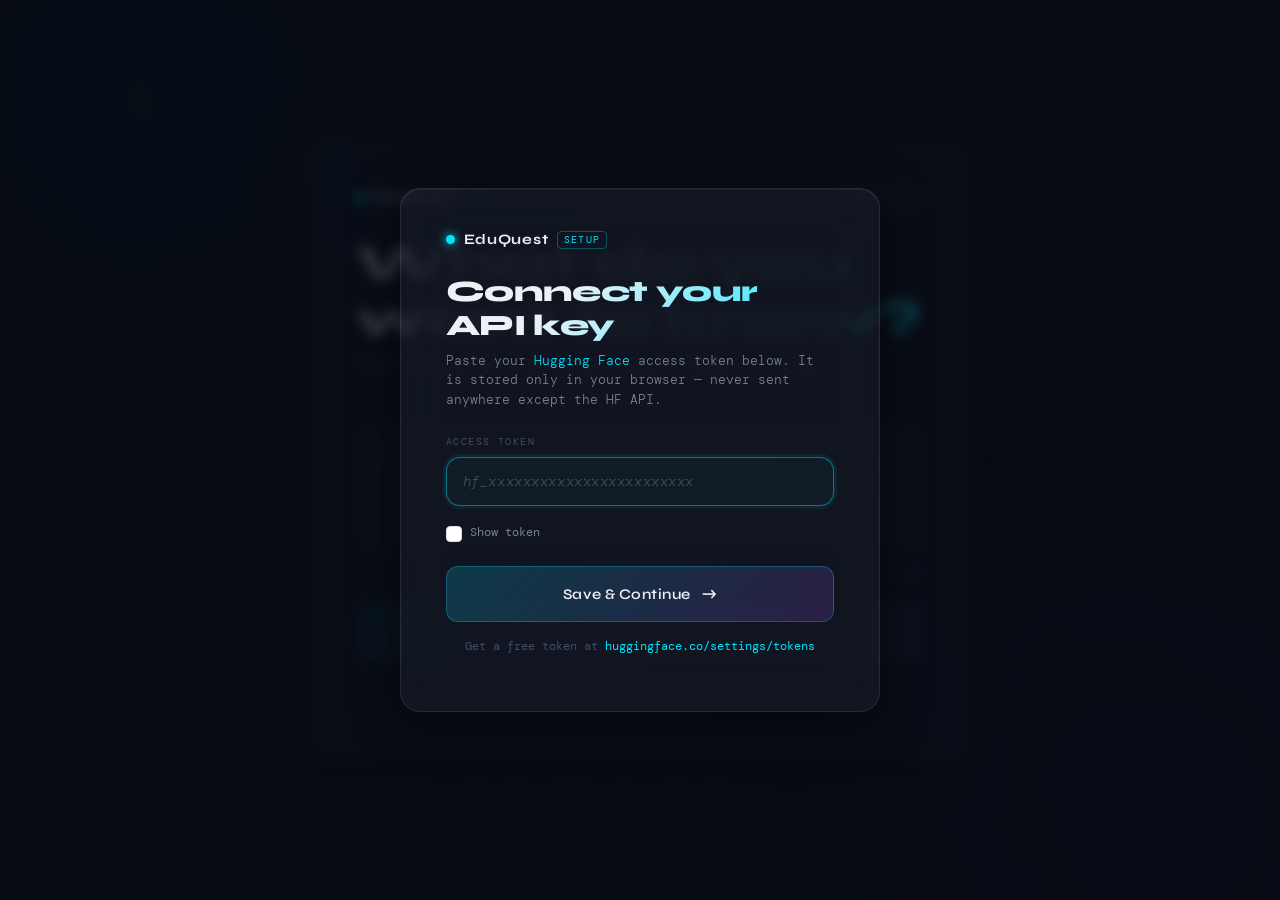
<file: index.html>
<!DOCTYPE html>
<html lang="en">

<head>
  <meta charset="UTF-8" />
  <meta name="viewport" content="width=device-width, initial-scale=1.0" />
  <title>EduQuest — Ask Anything</title>

  <!-- Bootstrap 5 -->
  <link rel="stylesheet" href="https://cdn.jsdelivr.net/npm/bootstrap@5.3.3/dist/css/bootstrap.min.css" />
  <!-- Google Fonts -->
  <link href="https://fonts.googleapis.com/css2?family=Syne:wght@400;600;700;800&family=DM+Mono:ital,wght@0,300;0,400;1,300&display=swap" rel="stylesheet" />
  <!-- Custom Styles -->
  <link rel="stylesheet" href="css/style.css" />

  <!-- PWA manifest — RELATIVE path works on any GitHub Pages subdirectory -->
  <link rel="manifest" href="manifest.json" />
  <meta name="theme-color" content="#0b1020" />
  <meta name="apple-mobile-web-app-capable" content="yes" />
  <meta name="apple-mobile-web-app-status-bar-style" content="black-translucent" />
</head>

<body class="index-page">

  <!-- Ambient background orbs -->
  <div class="orb orb-1" aria-hidden="true"></div>
  <div class="orb orb-2" aria-hidden="true"></div>
  <div class="orb orb-3" aria-hidden="true"></div>

  <!-- Noise overlay -->
  <div class="noise" aria-hidden="true"></div>

  <!-- ── Token Modal ───────────────────────────────────────────────── -->
  <div id="tokenModal" class="token-modal-overlay" role="dialog" aria-modal="true" aria-labelledby="tokenModalTitle">
    <div class="token-modal-box glass-card">
      <div class="brand-row mb-4">
        <span class="brand-dot"></span>
        <span class="brand-name">EduQuest</span>
        <span class="brand-badge">Setup</span>
      </div>

      <h2 id="tokenModalTitle" class="modal-headline mb-2">Connect your API key</h2>
      <p class="subline mb-4">
        Paste your <span class="mono" style="color:var(--accent-cyan)">Hugging Face</span> access token below.
        It is stored only in your browser — never sent anywhere except the HF API.
      </p>

      <div id="tokenErrorMsg" class="error-banner mb-3 d-none" role="alert"></div>

      <div class="input-wrapper mb-3">
        <label for="tokenInput" class="section-label mb-2 d-block">Access Token</label>
        <input
          id="tokenInput"
          type="password"
          class="glass-input"
          placeholder="hf_xxxxxxxxxxxxxxxxxxxxxxxx"
          autocomplete="off"
          spellcheck="false"
        />
      </div>

      <div class="d-flex align-items-center gap-2 mb-4">
        <input type="checkbox" id="showToken" class="form-check-input" style="cursor:pointer;" />
        <label for="showToken" class="mono" style="font-size:0.75rem;color:var(--text-secondary);cursor:pointer;">Show token</label>
      </div>

      <button id="saveTokenBtn" class="submit-btn w-100" type="button">
        <span class="btn-label">Save &amp; Continue</span>
        <span class="btn-arrow">→</span>
      </button>

      <p class="hint-text text-center mt-3">
        Get a free token at
        <a href="https://huggingface.co/settings/tokens" target="_blank" rel="noopener"
          style="color:var(--accent-cyan);text-decoration:none;">huggingface.co/settings/tokens</a>
      </p>
    </div>
  </div>

  <!-- ── Main UI ───────────────────────────────────────────────────── -->
  <main class="d-flex align-items-center justify-content-center min-vh-100 px-3">
    <div class="prompt-card glass-card w-100">

      <!-- Brand row with settings button -->
      <div class="brand-row mb-4 d-flex align-items-center justify-content-between">
        <div class="d-flex align-items-center gap-2">
          <span class="brand-dot"></span>
          <span class="brand-name">EduQuest</span>
          <span class="brand-badge">AI</span>
        </div>
        <button id="settingsBtn" class="settings-btn" type="button" aria-label="API Token Settings" title="Update API Token">
          <svg width="15" height="15" viewBox="0 0 24 24" fill="none" stroke="currentColor" stroke-width="2" stroke-linecap="round" stroke-linejoin="round" aria-hidden="true">
            <circle cx="12" cy="12" r="3"/>
            <path d="M19.4 15a1.65 1.65 0 0 0 .33 1.82l.06.06a2 2 0 0 1-2.83 2.83l-.06-.06a1.65 1.65 0 0 0-1.82-.33 1.65 1.65 0 0 0-1 1.51V21a2 2 0 0 1-4 0v-.09A1.65 1.65 0 0 0 9 19.4a1.65 1.65 0 0 0-1.82.33l-.06.06a2 2 0 0 1-2.83-2.83l.06-.06A1.65 1.65 0 0 0 4.68 15a1.65 1.65 0 0 0-1.51-1H3a2 2 0 0 1 0-4h.09A1.65 1.65 0 0 0 4.6 9a1.65 1.65 0 0 0-.33-1.82l-.06-.06a2 2 0 0 1 2.83-2.83l.06.06A1.65 1.65 0 0 0 9 4.68a1.65 1.65 0 0 0 1-1.51V3a2 2 0 0 1 4 0v.09a1.65 1.65 0 0 0 1 1.51 1.65 1.65 0 0 0 1.82-.33l.06-.06a2 2 0 0 1 2.83 2.83l-.06.06A1.65 1.65 0 0 0 19.4 9a1.65 1.65 0 0 0 1.51 1H21a2 2 0 0 1 0 4h-.09a1.65 1.65 0 0 0-1.51 1z"/>
          </svg>
          Token
        </button>
      </div>

      <div id="installPrompt" class="install-prompt mb-4 d-none">
        <p class="hint-text mb-3">Install EduQuest to your device for faster access and offline-ready loading.</p>
        <button id="installBtn" class="submit-btn w-100" type="button">Install App</button>
      </div>

      <!-- Headline -->
      <h1 class="headline mb-2">
        What do you<br />
        want to know?
      </h1>
      <p class="subline mb-5">
        Type your question — our AI will reason through it for you.
      </p>

      <!-- Error banner -->
      <div id="errorMsg" class="error-banner mb-3 d-none" role="alert"></div>

      <!-- Textarea -->
      <div class="input-wrapper mb-4">
        <label for="promptInput" class="visually-hidden">Your prompt</label>
        <textarea
          id="promptInput"
          class="glass-textarea"
          rows="4"
          placeholder="e.g. Explain quantum entanglement in simple terms…"
          maxlength="1200"
          spellcheck="true"
          aria-describedby="charCount"
        ></textarea>
        <div class="textarea-footer">
          <span id="charCount" class="char-count">0 / 1200</span>
        </div>
      </div>

      <button id="submitBtn" class="submit-btn w-100" type="button">
        <span class="btn-label">Ask the AI</span>
        <span class="btn-arrow">→</span>
        <span class="btn-spinner d-none" aria-hidden="true"></span>
      </button>

      <p class="hint-text mt-4 text-center">
        Powered by <span class="mono">meta-llama/Llama-3.1-8B-Instruct</span> via Hugging Face
      </p>
    </div>
  </main>

  <!-- Bootstrap JS -->
  <script src="https://cdn.jsdelivr.net/npm/bootstrap@5.3.3/dist/js/bootstrap.bundle.min.js"></script>
  <!-- App JS -->
  <script src="js/app.js"></script>
</body>

</html>
</file>
<file: css/style.css>
/* =========================================================
   NeuralPrompt — style.css
   Dark glassmorphism UI — futuristic, premium, clean
   ========================================================= */

/* ---------- Design tokens ---------- */
:root {
  --bg-deep:        #080b14;
  --bg-mid:         #0d1120;

  --glass-bg:       rgba(255, 255, 255, 0.042);
  --glass-border:   rgba(255, 255, 255, 0.09);
  --glass-shadow:   0 8px 48px rgba(0, 0, 0, 0.55),
                    0 1px 0 rgba(255,255,255,0.06) inset;

  --accent-cyan:    #00e5ff;
  --accent-violet:  #9d4edd;
  --accent-rose:    #ff2d78;

  --text-primary:   #eef0f6;
  --text-secondary: #7a8299;
  --text-hint:      #444d66;

  --font-display:   'Syne', sans-serif;
  --font-mono:      'DM Mono', monospace;

  --radius-card:    20px;
  --radius-input:   14px;
  --radius-btn:     12px;

  --transition:     0.22s cubic-bezier(0.4, 0, 0.2, 1);
}

/* ---------- Reset / base ---------- */
*, *::before, *::after { box-sizing: border-box; margin: 0; padding: 0; }

html { scroll-behavior: smooth; }

body {
  font-family: var(--font-display);
  background-color: var(--bg-deep);
  color: var(--text-primary);
  min-height: 100vh;
  overflow-x: hidden;
  -webkit-font-smoothing: antialiased;
}

/* ---------- Ambient orbs ---------- */
.orb {
  position: fixed;
  border-radius: 50%;
  filter: blur(120px);
  pointer-events: none;
  z-index: 0;
}

.orb-1 {
  width: 560px; height: 560px;
  background: radial-gradient(circle, rgba(0, 229, 255, 0.14) 0%, transparent 70%);
  top: -180px; left: -140px;
  animation: driftA 18s ease-in-out infinite alternate;
}

.orb-2 {
  width: 480px; height: 480px;
  background: radial-gradient(circle, rgba(157, 78, 221, 0.18) 0%, transparent 70%);
  bottom: -150px; right: -120px;
  animation: driftB 22s ease-in-out infinite alternate;
}

.orb-3 {
  width: 300px; height: 300px;
  background: radial-gradient(circle, rgba(255, 45, 120, 0.10) 0%, transparent 70%);
  top: 50%; left: 60%;
  animation: driftC 28s ease-in-out infinite alternate;
}

@keyframes driftA {
  from { transform: translate(0,   0); }
  to   { transform: translate(60px, 80px); }
}
@keyframes driftB {
  from { transform: translate(0,   0); }
  to   { transform: translate(-50px, -60px); }
}
@keyframes driftC {
  from { transform: translate(0, 0); }
  to   { transform: translate(40px, -50px); }
}

/* ---------- Noise texture ---------- */
.noise {
  position: fixed;
  inset: 0;
  z-index: 1;
  pointer-events: none;
  opacity: 0.028;
  background-image: url("data:image/svg+xml,%3Csvg viewBox='0 0 256 256' xmlns='http://www.w3.org/2000/svg'%3E%3Cfilter id='n'%3E%3CfeTurbulence type='fractalNoise' baseFrequency='0.9' numOctaves='4' stitchTiles='stitch'/%3E%3C/filter%3E%3Crect width='100%25' height='100%25' filter='url(%23n)'/%3E%3C/svg%3E");
  background-size: 200px 200px;
}

/* ---------- Glass card ---------- */
.glass-card {
  position: relative;
  z-index: 2;
  background: var(--glass-bg);
  border: 1px solid var(--glass-border);
  border-radius: var(--radius-card);
  box-shadow: var(--glass-shadow);
  backdrop-filter: blur(24px) saturate(140%);
  -webkit-backdrop-filter: blur(24px) saturate(140%);
  padding: 2.5rem 2.8rem;
  max-width: 660px;
  margin: 0 auto;
}

/* ---------- Brand row ---------- */
.brand-row {
  display: flex;
  align-items: center;
  gap: 0.55rem;
}

.brand-dot {
  display: inline-block;
  width: 9px; height: 9px;
  border-radius: 50%;
  background: var(--accent-cyan);
  box-shadow: 0 0 10px var(--accent-cyan);
  animation: pulse 2.4s ease-in-out infinite;
  flex-shrink: 0;
}

@keyframes pulse {
  0%, 100% { opacity: 1; box-shadow: 0 0 10px var(--accent-cyan); }
  50%       { opacity: 0.6; box-shadow: 0 0 22px var(--accent-cyan); }
}

.brand-name {
  font-size: 0.9rem;
  font-weight: 700;
  letter-spacing: 0.05em;
  color: var(--text-primary);
}

.brand-badge {
  font-family: var(--font-mono);
  font-size: 0.6rem;
  font-weight: 400;
  letter-spacing: 0.12em;
  color: var(--accent-cyan);
  border: 1px solid rgba(0, 229, 255, 0.3);
  border-radius: 4px;
  padding: 1px 6px;
  text-transform: uppercase;
}

/* ---------- Settings button ---------- */
.settings-btn {
  display: inline-flex;
  align-items: center;
  gap: 0.4rem;
  background: rgba(255, 255, 255, 0.04);
  border: 1px solid var(--glass-border);
  border-radius: 8px;
  color: var(--text-hint);
  font-family: var(--font-mono);
  font-size: 0.68rem;
  letter-spacing: 0.06em;
  padding: 0.35rem 0.7rem;
  cursor: pointer;
  transition: color var(--transition), border-color var(--transition),
              background var(--transition);
}

.settings-btn:hover {
  color: var(--accent-cyan);
  border-color: rgba(0, 229, 255, 0.3);
  background: rgba(0, 229, 255, 0.05);
}

.install-prompt {
  margin-top: 0.5rem;
}

.install-prompt .hint-text {
  margin-bottom: 0.85rem;
}

/* ---------- Headline ---------- */
.headline {
  font-size: clamp(2rem, 5vw, 3.1rem);
  font-weight: 800;
  line-height: 1.12;
  letter-spacing: -0.02em;
  color: var(--text-primary);
  background: linear-gradient(135deg, #eef0f6 30%, var(--accent-cyan) 100%);
  -webkit-background-clip: text;
  -webkit-text-fill-color: transparent;
  background-clip: text;
}

.subline {
  font-family: var(--font-mono);
  font-size: 0.82rem;
  color: var(--text-secondary);
  font-weight: 300;
}

/* ---------- Textarea ---------- */
.input-wrapper {
  position: relative;
}

.glass-textarea {
  width: 100%;
  background: rgba(255, 255, 255, 0.03);
  border: 1px solid var(--glass-border);
  border-radius: var(--radius-input);
  color: var(--text-primary);
  font-family: var(--font-mono);
  font-size: 0.875rem;
  font-weight: 300;
  line-height: 1.65;
  padding: 1rem 1.1rem;
  resize: vertical;
  min-height: 120px;
  transition: border-color var(--transition), box-shadow var(--transition),
              background var(--transition);
  outline: none;
}

.glass-textarea::placeholder {
  color: var(--text-hint);
  font-style: italic;
}

.glass-textarea:focus {
  border-color: rgba(0, 229, 255, 0.45);
  background: rgba(0, 229, 255, 0.03);
  box-shadow: 0 0 0 3px rgba(0, 229, 255, 0.08),
              0 4px 20px rgba(0, 0, 0, 0.25);
}

/* ---------- Glass text input (single-line, for token modal) ---------- */
.glass-input {
  width: 100%;
  background: rgba(255, 255, 255, 0.03);
  border: 1px solid var(--glass-border);
  border-radius: var(--radius-input);
  color: var(--text-primary);
  font-family: var(--font-mono);
  font-size: 0.875rem;
  font-weight: 300;
  padding: 0.8rem 1rem;
  outline: none;
  transition: border-color var(--transition), box-shadow var(--transition),
              background var(--transition);
}

.glass-input::placeholder {
  color: var(--text-hint);
  font-style: italic;
  letter-spacing: 0.04em;
}

.glass-input:focus {
  border-color: rgba(0, 229, 255, 0.45);
  background: rgba(0, 229, 255, 0.03);
  box-shadow: 0 0 0 3px rgba(0, 229, 255, 0.08);
}

.textarea-footer {
  display: flex;
  justify-content: flex-end;
  margin-top: 0.45rem;
}

.char-count {
  font-family: var(--font-mono);
  font-size: 0.7rem;
  color: var(--text-hint);
}

/* ---------- Submit button ---------- */
.submit-btn {
  display: flex;
  align-items: center;
  justify-content: center;
  gap: 0.7rem;
  background: linear-gradient(135deg, rgba(0,229,255,0.18) 0%, rgba(157,78,221,0.18) 100%);
  border: 1px solid rgba(0, 229, 255, 0.28);
  border-radius: var(--radius-btn);
  color: var(--text-primary);
  font-family: var(--font-display);
  font-size: 0.92rem;
  font-weight: 600;
  letter-spacing: 0.03em;
  padding: 0.85rem 1.6rem;
  cursor: pointer;
  position: relative;
  overflow: hidden;
  transition: border-color var(--transition), box-shadow var(--transition),
              transform var(--transition), background var(--transition);
  text-align: center;
}

.submit-btn::before {
  content: '';
  position: absolute;
  inset: 0;
  background: linear-gradient(135deg, rgba(0,229,255,0.08) 0%, rgba(157,78,221,0.08) 100%);
  opacity: 0;
  transition: opacity var(--transition);
}

.submit-btn:hover {
  border-color: rgba(0, 229, 255, 0.55);
  box-shadow: 0 0 28px rgba(0, 229, 255, 0.14),
              0 4px 20px rgba(0,0,0,0.3);
  transform: translateY(-2px);
}

.submit-btn:hover::before { opacity: 1; }

.submit-btn:active {
  transform: translateY(0px);
}

.submit-btn:disabled {
  opacity: 0.55;
  cursor: not-allowed;
  transform: none;
}

.btn-arrow {
  font-size: 1.1rem;
  transition: transform var(--transition);
}

.submit-btn:hover .btn-arrow {
  transform: translateX(4px);
}

/* ---------- Spinner ---------- */
.btn-spinner {
  width: 18px; height: 18px;
  border: 2px solid rgba(255,255,255,0.2);
  border-top-color: var(--accent-cyan);
  border-radius: 50%;
  animation: spin 0.75s linear infinite;
  display: inline-block;
  flex-shrink: 0;
}

@keyframes spin {
  to { transform: rotate(360deg); }
}

/* ---------- Hint text ---------- */
.hint-text {
  font-size: 0.72rem;
  color: var(--text-hint);
  font-family: var(--font-mono);
}

.hint-text .mono {
  color: var(--text-secondary);
}

/* ---------- Error banner ---------- */
.error-banner {
  background: rgba(255, 45, 120, 0.1);
  border: 1px solid rgba(255, 45, 120, 0.3);
  border-radius: 10px;
  padding: 0.75rem 1rem;
  font-family: var(--font-mono);
  font-size: 0.8rem;
  color: #ff7aaa;
}

/* =========================================================
   TOKEN MODAL
   ========================================================= */

.token-modal-overlay {
  position: fixed;
  inset: 0;
  z-index: 900;
  display: flex;
  align-items: center;
  justify-content: center;
  padding: 1.5rem;

  /* Backdrop */
  background: rgba(8, 11, 20, 0.82);
  backdrop-filter: blur(6px);
  -webkit-backdrop-filter: blur(6px);

  /* Hidden by default */
  opacity: 0;
  pointer-events: none;
  transition: opacity 0.28s ease;
}

.token-modal-overlay.is-open {
  opacity: 1;
  pointer-events: all;
}

.token-modal-box {
  width: 100%;
  max-width: 480px;
  animation: none; /* override reveal-card if inherited */
}

.token-modal-overlay.is-open .token-modal-box {
  animation: revealUp 0.32s cubic-bezier(0.22, 1, 0.36, 1) both;
}

.modal-headline {
  font-size: clamp(1.4rem, 4vw, 1.85rem);
  font-weight: 800;
  line-height: 1.15;
  letter-spacing: -0.02em;
  background: linear-gradient(135deg, #eef0f6 30%, var(--accent-cyan) 100%);
  -webkit-background-clip: text;
  -webkit-text-fill-color: transparent;
  background-clip: text;
}

/* =========================================================
   RESULT PAGE
   ========================================================= */

.result-wrapper {
  max-width: 720px;
  margin: 0 auto;
  position: relative;
  z-index: 2;
}

/* Back link */
.back-link {
  font-family: var(--font-mono);
  font-size: 0.78rem;
  color: var(--text-secondary);
  text-decoration: none;
  border: 1px solid var(--glass-border);
  border-radius: 8px;
  padding: 0.4rem 0.8rem;
  transition: color var(--transition), border-color var(--transition);
}

.back-link:hover {
  color: var(--accent-cyan);
  border-color: rgba(0, 229, 255, 0.35);
}

/* Section label */
.section-label {
  font-family: var(--font-mono);
  font-size: 0.65rem;
  letter-spacing: 0.14em;
  text-transform: uppercase;
  color: var(--text-hint);
}

/* Prompt echo */
.prompt-echo {
  border-left: 2px solid rgba(0, 229, 255, 0.35);
}

.prompt-text {
  font-family: var(--font-mono);
  font-size: 0.88rem;
  color: var(--text-secondary);
  font-weight: 300;
  line-height: 1.6;
  margin: 0;
  white-space: pre-wrap;
  word-break: break-word;
}

/* Response card */
.response-header {
  display: flex;
  align-items: center;
  justify-content: space-between;
}

.model-badge {
  font-size: 0.62rem;
  letter-spacing: 0.1em;
  color: var(--accent-violet);
  border: 1px solid rgba(157,78,221,0.3);
  border-radius: 5px;
  padding: 2px 7px;
}

.response-text {
  font-size: 0.93rem;
  line-height: 1.78;
  color: var(--text-primary);
  word-break: break-word;
}

/* Copy button */
.copy-btn {
  background: rgba(255,255,255,0.05);
  border: 1px solid var(--glass-border);
  border-radius: 8px;
  color: var(--text-secondary);
  font-family: var(--font-mono);
  font-size: 0.75rem;
  padding: 0.4rem 0.85rem;
  cursor: pointer;
  transition: color var(--transition), border-color var(--transition),
              background var(--transition);
}

.copy-btn:hover {
  color: var(--accent-cyan);
  border-color: rgba(0, 229, 255, 0.3);
  background: rgba(0, 229, 255, 0.05);
}

.copy-btn.copied {
  color: #4ade80;
  border-color: rgba(74, 222, 128, 0.3);
}

/* ---------- Reveal animation ---------- */
.reveal-card {
  animation: revealUp 0.5s cubic-bezier(0.22, 1, 0.36, 1) both;
}

@keyframes revealUp {
  from {
    opacity: 0;
    transform: translateY(22px);
  }
  to {
    opacity: 1;
    transform: translateY(0);
  }
}

/* ---------- Utility ---------- */
.mono { font-family: var(--font-mono); }

/* ---------- Responsive tweaks ---------- */
@media (max-width: 576px) {
  .glass-card {
    padding: 1.75rem 1.4rem;
  }

  .headline {
    font-size: 1.85rem;
  }
}

/* ------------------------------------------------------------------ */
/*  Markdown-lite rendered output styles                                */
/* ------------------------------------------------------------------ */

.response-text p        { margin-bottom: 0.85rem; }
.response-text p:last-child { margin-bottom: 0; }

.response-text strong   { color: var(--accent-cyan); font-weight: 600; }
.response-text em       { color: var(--text-secondary); font-style: italic; }

.response-text code {
  font-family: var(--font-mono);
  font-size: 0.8em;
  background: rgba(0, 229, 255, 0.07);
  border: 1px solid rgba(0, 229, 255, 0.15);
  border-radius: 4px;
  padding: 1px 6px;
  color: var(--accent-cyan);
}

.response-text ol,
.response-text ul {
  padding-left: 1.4rem;
  margin-bottom: 0.85rem;
}

.response-text li        { margin-bottom: 0.4rem; line-height: 1.65; }
.response-text li:last-child { margin-bottom: 0; }
</file>
